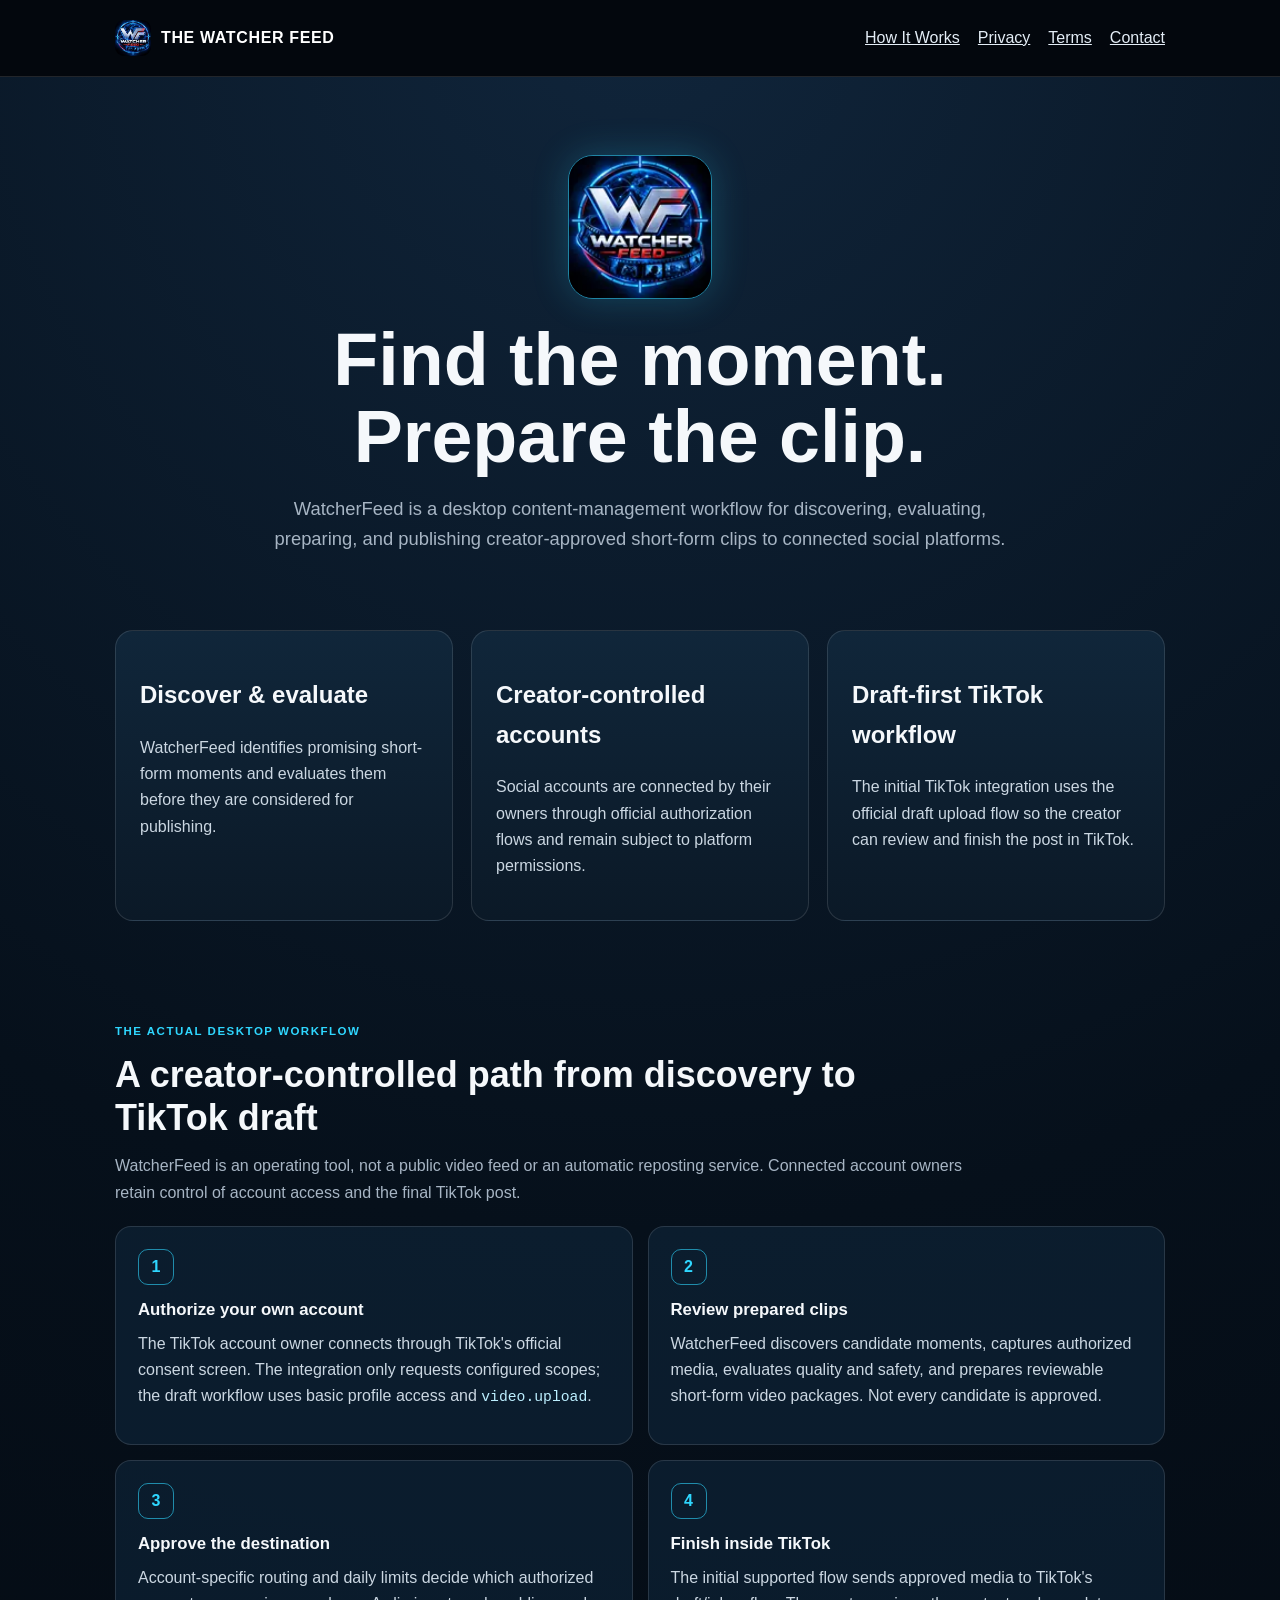
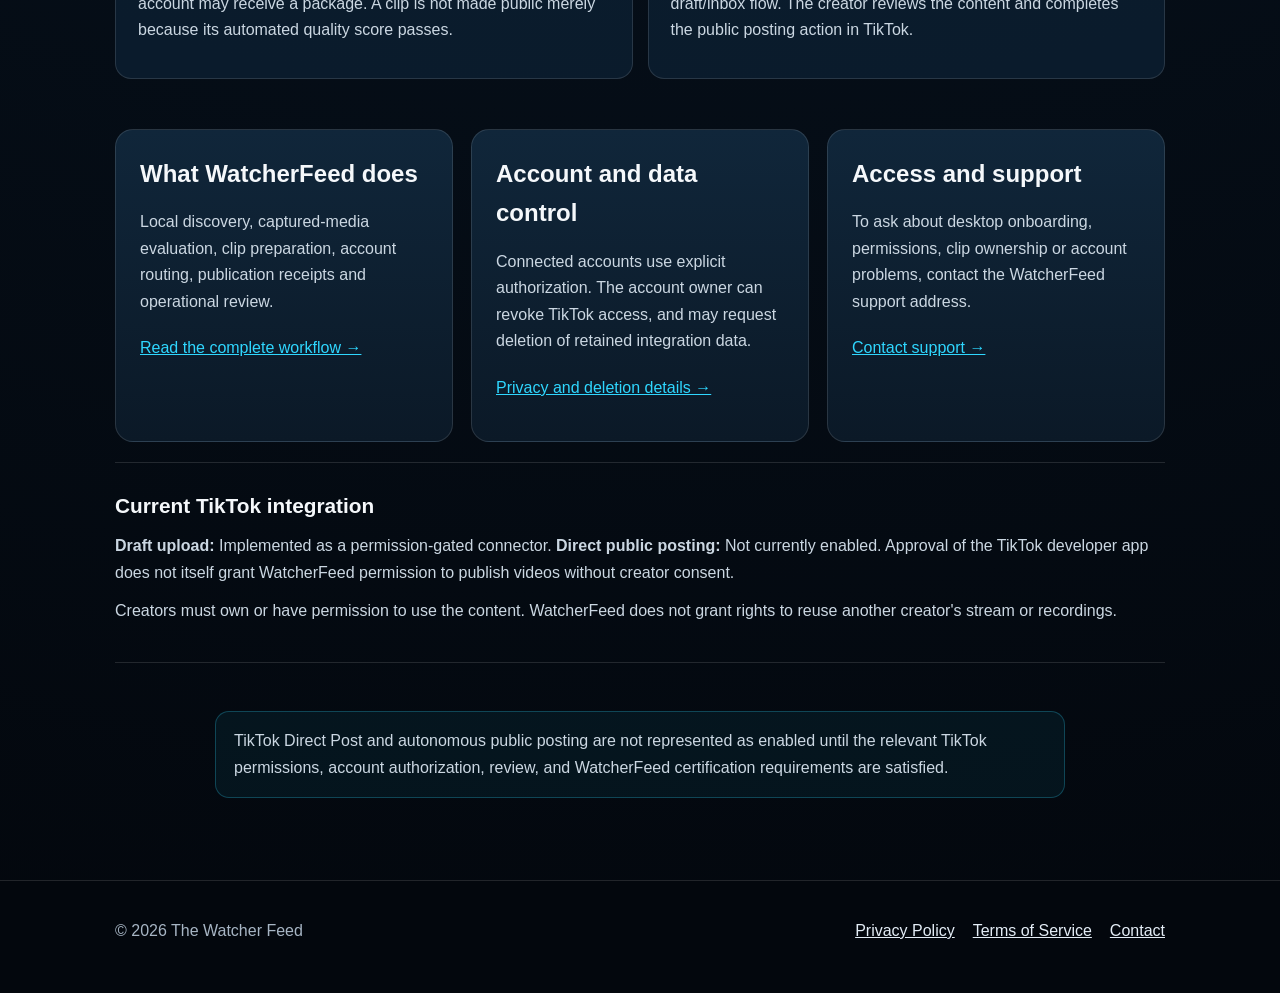
<file: index.html>
<!doctype html>
<html lang="en">
<head>
<meta charset="utf-8">
<meta name="viewport" content="width=device-width,initial-scale=1">
<link rel="icon" type="image/png" sizes="64x64" href="./assets/watcherfeed-favicon.png">
<link rel="shortcut icon" type="image/png" href="./assets/watcherfeed-favicon.png">
<title>The Watcher Feed</title>
<meta name="description" content="WatcherFeed helps creators manage, evaluate, prepare, and publish short-form creator clips through a secure desktop workflow.">
<link rel="stylesheet" href="./styles.css">
<meta property="og:title" content="The Watcher Feed">
<meta property="og:description" content="Discover, evaluate and prepare creator-authorized short-form clips. TikTok publishing starts with creator-reviewed drafts.">
<meta property="og:image" content="https://mcrdude5.github.io/watcherfeed-public-site/assets/watcherfeed-crest.webp">
<meta name="theme-color" content="#06101b">
</head>
<body>
<header><div class="wrap navrow"><a class="brand" href="./"><img class="brandicon" src="./assets/watcherfeed-crest.webp" width="36" height="36" alt="" aria-hidden="true">THE WATCHER FEED</a><nav><a href="./how-it-works/">How It Works</a><a href="./privacy/">Privacy</a><a href="./terms/">Terms</a><a href="./contact/">Contact</a></nav></div></header>
<main>
<section class="hero wrap">
<img class="mark" src="./assets/watcherfeed-crest.webp" alt="The Watcher Feed official app logo" width="144" height="144">
<h1>Find the moment.<br>Prepare the clip.</h1>
<p class="lead">WatcherFeed is a desktop content-management workflow for discovering, evaluating, preparing, and publishing creator-approved short-form clips to connected social platforms.</p>
</section>
<section class="wrap grid">
<article class="card"><h2>Discover &amp; evaluate</h2><p>WatcherFeed identifies promising short-form moments and evaluates them before they are considered for publishing.</p></article>
<article class="card"><h2>Creator-controlled accounts</h2><p>Social accounts are connected by their owners through official authorization flows and remain subject to platform permissions.</p></article>
<article class="card"><h2>Draft-first TikTok workflow</h2><p>The initial TikTok integration uses the official draft upload flow so the creator can review and finish the post in TikTok.</p></article>
</section>

<section class="wrap product-detail" aria-labelledby="workflow-title">
  <p class="eyebrow">The actual desktop workflow</p>
  <h2 id="workflow-title">A creator-controlled path from discovery to TikTok draft</h2>
  <p class="section-intro">WatcherFeed is an operating tool, not a public video feed or an automatic reposting service. Connected account owners retain control of account access and the final TikTok post.</p>
  <ol class="step-grid">
    <li><h3>Authorize your own account</h3><p>The TikTok account owner connects through TikTok's official consent screen. The integration only requests configured scopes; the draft workflow uses basic profile access and <code>video.upload</code>.</p></li>
    <li><h3>Review prepared clips</h3><p>WatcherFeed discovers candidate moments, captures authorized media, evaluates quality and safety, and prepares reviewable short-form video packages. Not every candidate is approved.</p></li>
    <li><h3>Approve the destination</h3><p>Account-specific routing and daily limits decide which authorized account may receive a package. A clip is not made public merely because its automated quality score passes.</p></li>
    <li><h3>Finish inside TikTok</h3><p>The initial supported flow sends approved media to TikTok's draft/inbox flow. The creator reviews the content and completes the public posting action in TikTok.</p></li>
  </ol>
</section>
<section class="wrap details-grid" aria-label="Product information and account controls">
  <article class="card"><h2>What WatcherFeed does</h2><p>Local discovery, captured-media evaluation, clip preparation, account routing, publication receipts and operational review.</p><p><a href="./how-it-works/">Read the complete workflow →</a></p></article>
  <article class="card"><h2>Account and data control</h2><p>Connected accounts use explicit authorization. The account owner can revoke TikTok access, and may request deletion of retained integration data.</p><p><a href="./privacy/">Privacy and deletion details →</a></p></article>
  <article class="card"><h2>Access and support</h2><p>To ask about desktop onboarding, permissions, clip ownership or account problems, contact the WatcherFeed support address.</p><p><a href="./contact/">Contact support →</a></p></article>
</section>
<section class="wrap review-info" aria-labelledby="review-info-title">
  <h2 id="review-info-title">Current TikTok integration</h2>
  <p><strong>Draft upload:</strong> Implemented as a permission-gated connector. <strong>Direct public posting:</strong> Not currently enabled. Approval of the TikTok developer app does not itself grant WatcherFeed permission to publish videos without creator consent.</p>
  <p>Creators must own or have permission to use the content. WatcherFeed does not grant rights to reuse another creator's stream or recordings.</p>
</section>
<section class="wrap legal"><p class="notice">TikTok Direct Post and autonomous public posting are not represented as enabled until the relevant TikTok permissions, account authorization, review, and WatcherFeed certification requirements are satisfied.</p></section>
</main>
<footer><div class="wrap footrow"><span>&copy; 2026 The Watcher Feed</span><span><a href="./privacy/">Privacy Policy</a><a href="./terms/">Terms of Service</a><a href="./contact/">Contact</a></span></div></footer>
</body></html>
</file>
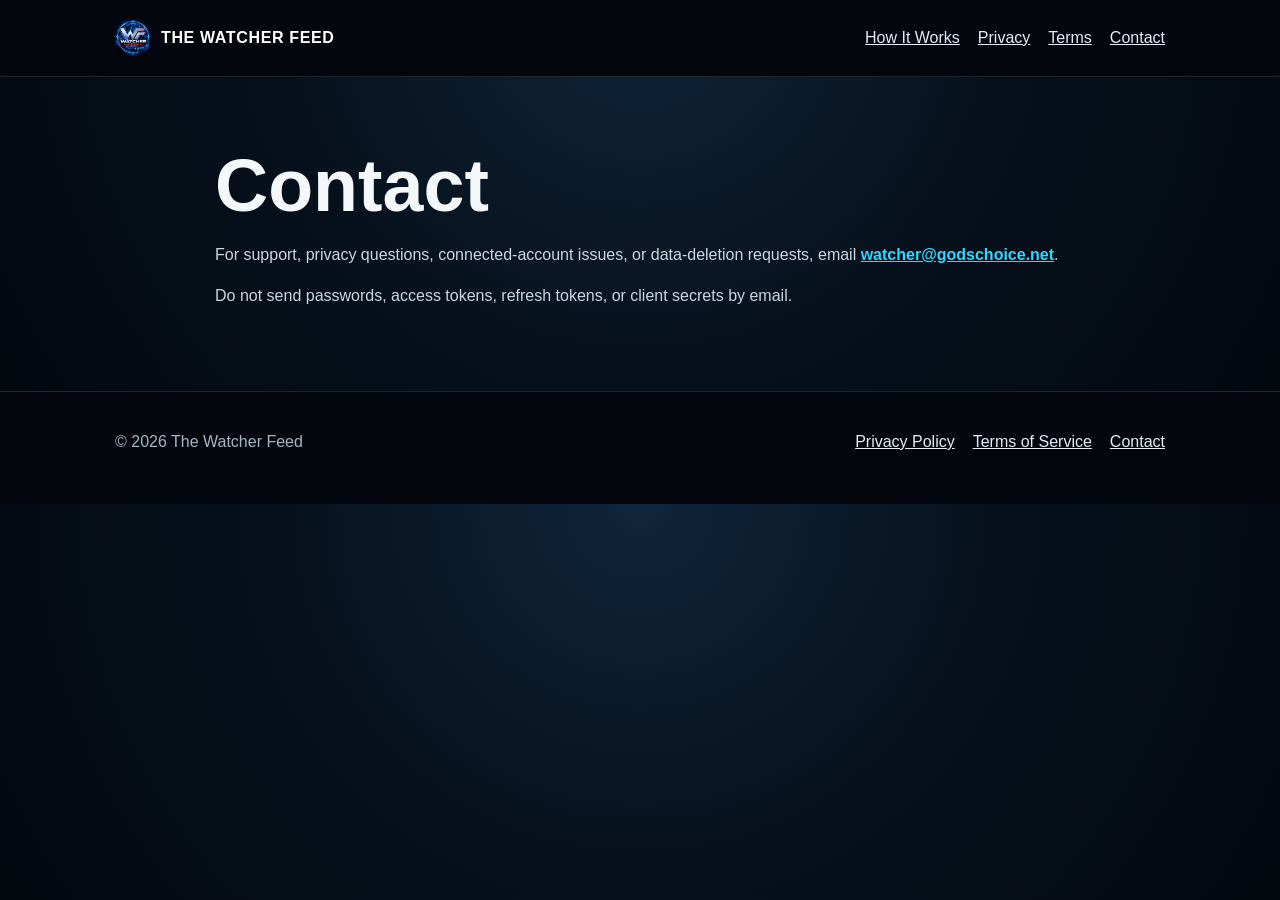
<file: contact/index.html>
<!doctype html><html lang="en"><head><meta charset="utf-8"><meta name="viewport" content="width=device-width,initial-scale=1">
<link rel="icon" type="image/png" sizes="64x64" href="../assets/watcherfeed-favicon.png">
<link rel="shortcut icon" type="image/png" href="../assets/watcherfeed-favicon.png"><title>Contact | The Watcher Feed</title><link rel="stylesheet" href="../styles.css"></head><body><header><div class="wrap navrow"><a class="brand" href="../"><img class="brandicon" src="../assets/watcherfeed-crest.webp" width="36" height="36" alt="" aria-hidden="true">THE WATCHER FEED</a><nav><a href="../how-it-works/">How It Works</a><a href="../privacy/">Privacy</a><a href="../terms/">Terms</a><a href="./">Contact</a></nav></div></header><main class="wrap legal"><h1>Contact</h1><p>For support, privacy questions, connected-account issues, or data-deletion requests, email <strong><a href="mailto:watcher@godschoice.net">watcher@godschoice.net</a></strong>.</p><p>Do not send passwords, access tokens, refresh tokens, or client secrets by email.</p></main><footer><div class="wrap footrow"><span>&copy; 2026 The Watcher Feed</span><span><a href="../privacy/">Privacy Policy</a><a href="../terms/">Terms of Service</a><a href="./">Contact</a></span></div></footer></body></html>
</file>
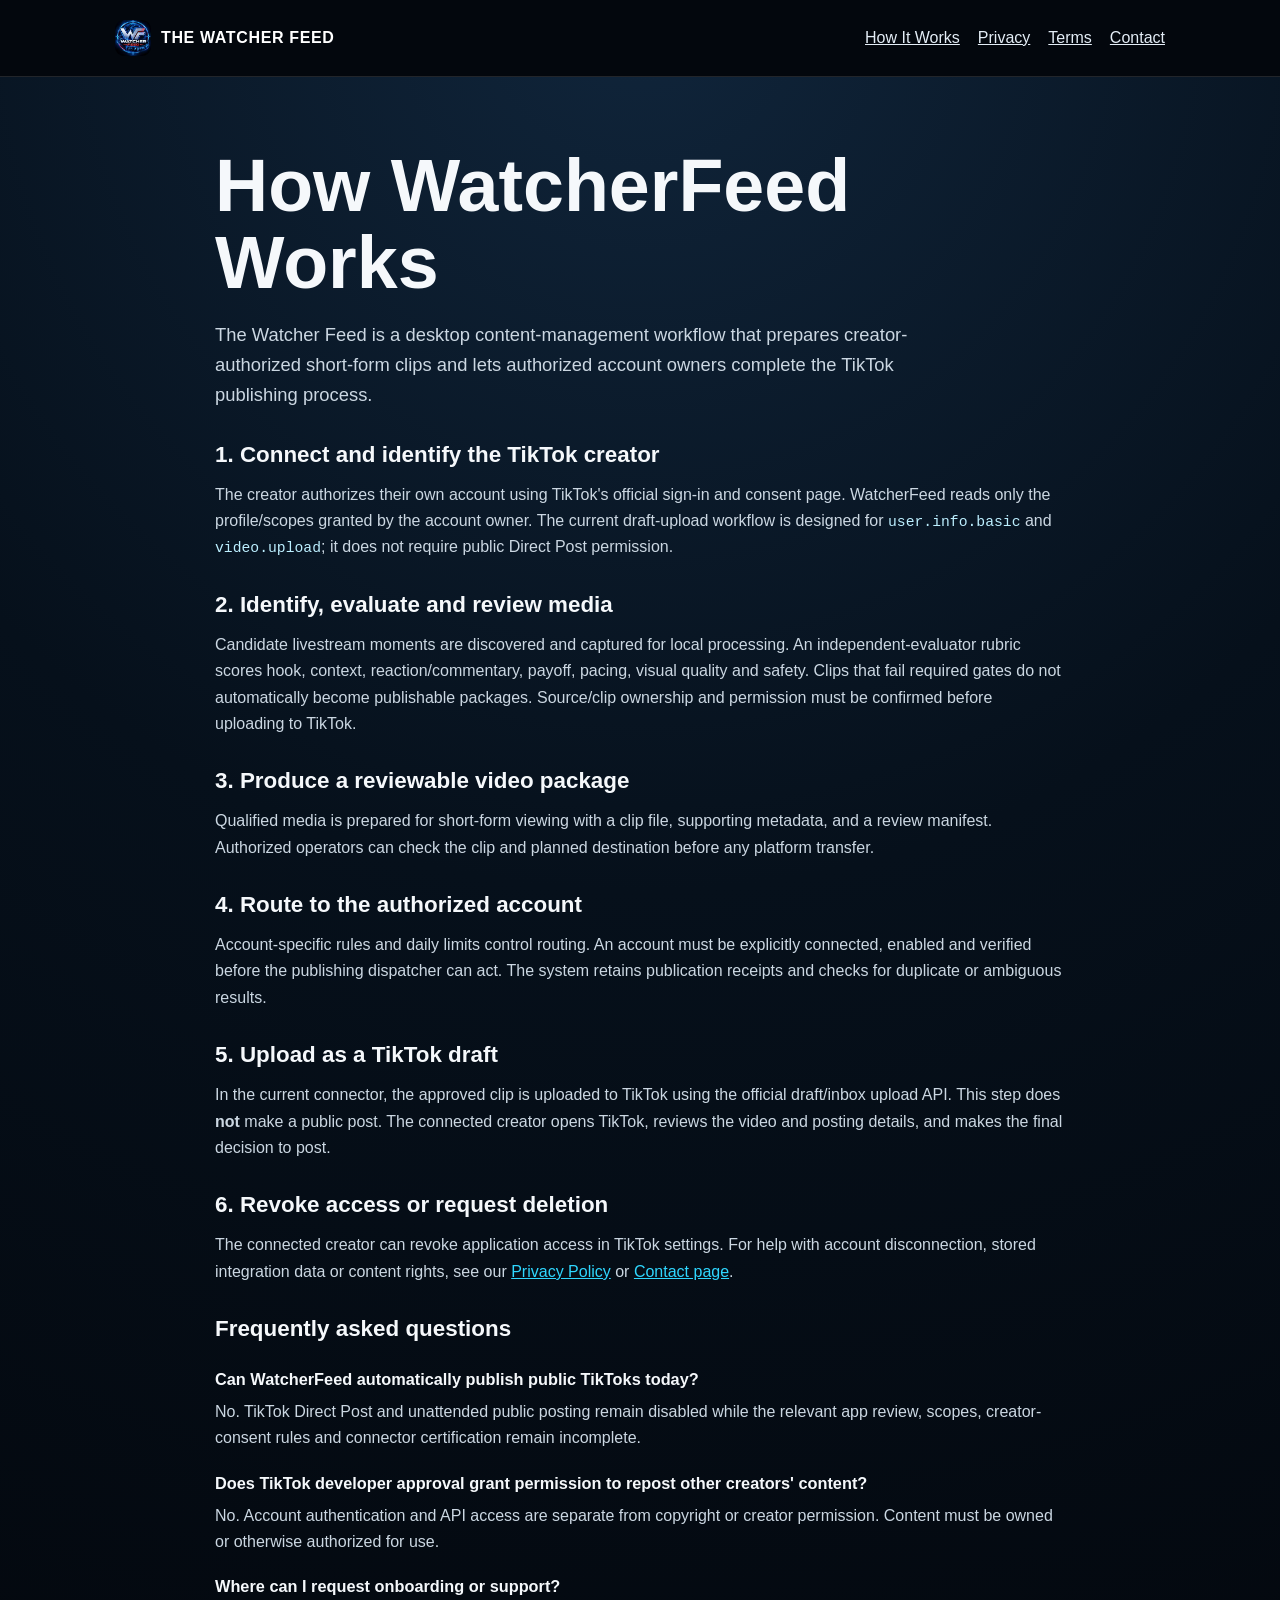
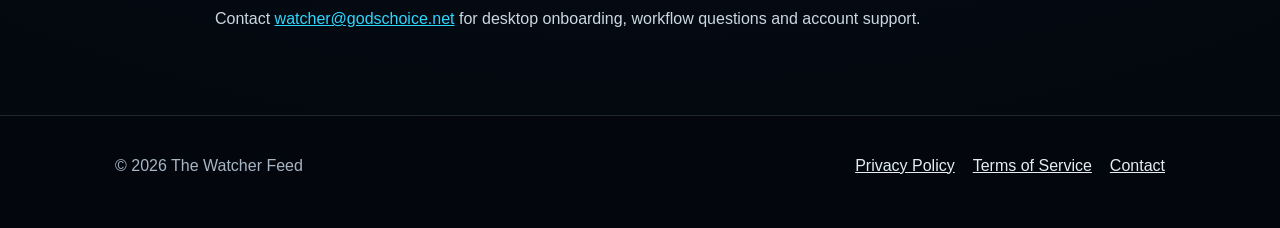
<file: how-it-works/index.html>
<!doctype html><html lang="en"><head><meta charset="utf-8"><meta name="viewport" content="width=device-width,initial-scale=1">
<link rel="icon" type="image/png" sizes="64x64" href="../assets/watcherfeed-favicon.png">
<link rel="shortcut icon" type="image/png" href="../assets/watcherfeed-favicon.png"><title>How It Works | The Watcher Feed</title><link rel="stylesheet" href="../styles.css"></head><body><header><div class="wrap navrow"><a class="brand" href="../"><img class="brandicon" src="../assets/watcherfeed-crest.webp" width="36" height="36" alt="" aria-hidden="true">THE WATCHER FEED</a><nav><a href="./">How It Works</a><a href="../privacy/">Privacy</a><a href="../terms/">Terms</a><a href="../contact/">Contact</a></nav></div></header><main class="wrap legal"><h1>How WatcherFeed Works</h1>
<p class="lead">The Watcher Feed is a desktop content-management workflow that prepares creator-authorized short-form clips and lets authorized account owners complete the TikTok publishing process.</p>
<h2>1. Connect and identify the TikTok creator</h2>
<p>The creator authorizes their own account using TikTok's official sign-in and consent page. WatcherFeed reads only the profile/scopes granted by the account owner. The current draft-upload workflow is designed for <code>user.info.basic</code> and <code>video.upload</code>; it does not require public Direct Post permission.</p>
<h2>2. Identify, evaluate and review media</h2>
<p>Candidate livestream moments are discovered and captured for local processing. An independent-evaluator rubric scores hook, context, reaction/commentary, payoff, pacing, visual quality and safety. Clips that fail required gates do not automatically become publishable packages. Source/clip ownership and permission must be confirmed before uploading to TikTok.</p>
<h2>3. Produce a reviewable video package</h2>
<p>Qualified media is prepared for short-form viewing with a clip file, supporting metadata, and a review manifest. Authorized operators can check the clip and planned destination before any platform transfer.</p>
<h2>4. Route to the authorized account</h2>
<p>Account-specific rules and daily limits control routing. An account must be explicitly connected, enabled and verified before the publishing dispatcher can act. The system retains publication receipts and checks for duplicate or ambiguous results.</p>
<h2>5. Upload as a TikTok draft</h2>
<p>In the current connector, the approved clip is uploaded to TikTok using the official draft/inbox upload API. This step does <strong>not</strong> make a public post. The connected creator opens TikTok, reviews the video and posting details, and makes the final decision to post.</p>
<h2>6. Revoke access or request deletion</h2>
<p>The connected creator can revoke application access in TikTok settings. For help with account disconnection, stored integration data or content rights, see our <a href="../privacy/">Privacy Policy</a> or <a href="../contact/">Contact page</a>.</p>
<h2>Frequently asked questions</h2>
<h3>Can WatcherFeed automatically publish public TikToks today?</h3>
<p>No. TikTok Direct Post and unattended public posting remain disabled while the relevant app review, scopes, creator-consent rules and connector certification remain incomplete.</p>
<h3>Does TikTok developer approval grant permission to repost other creators' content?</h3>
<p>No. Account authentication and API access are separate from copyright or creator permission. Content must be owned or otherwise authorized for use.</p>
<h3>Where can I request onboarding or support?</h3>
<p>Contact <a href="mailto:watcher@godschoice.net">watcher@godschoice.net</a> for desktop onboarding, workflow questions and account support.</p>
</main><footer><div class="wrap footrow"><span>&copy; 2026 The Watcher Feed</span><span><a href="../privacy/">Privacy Policy</a><a href="../terms/">Terms of Service</a><a href="../contact/">Contact</a></span></div></footer></body></html>
</file>
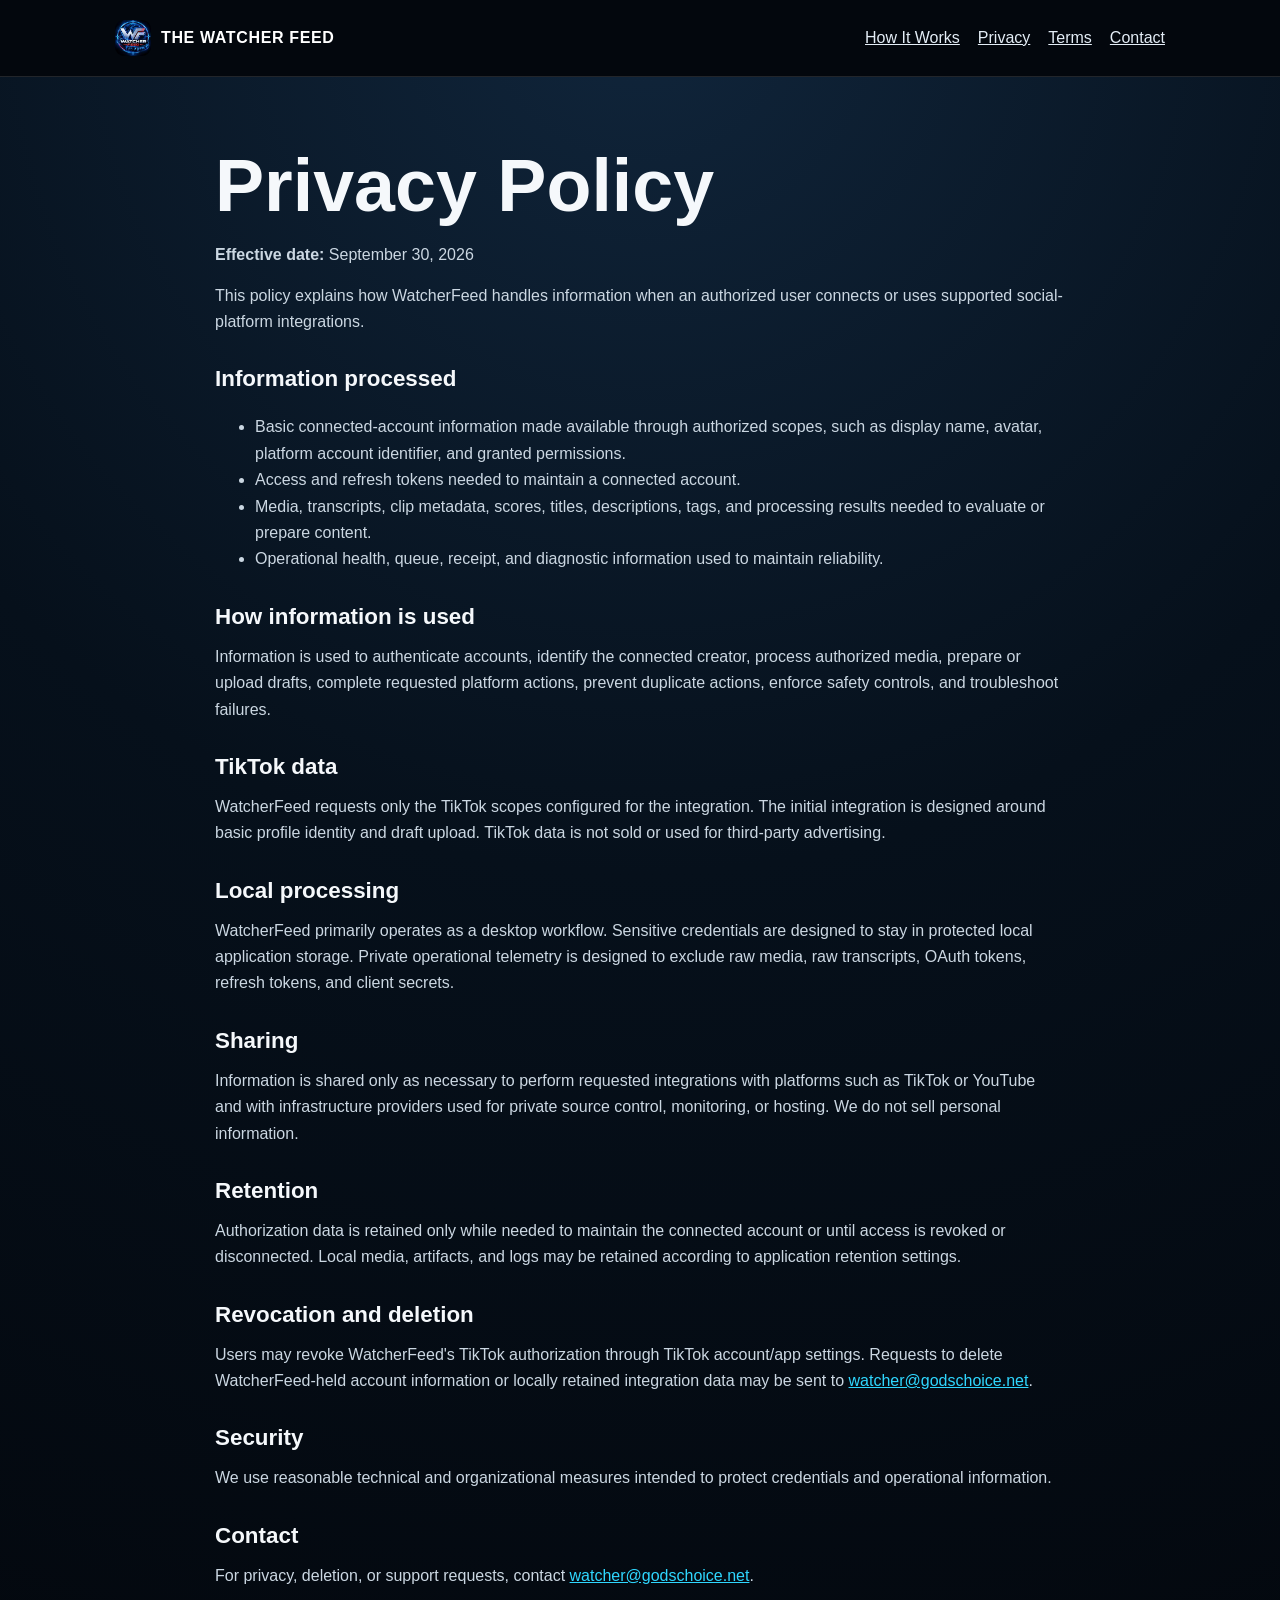
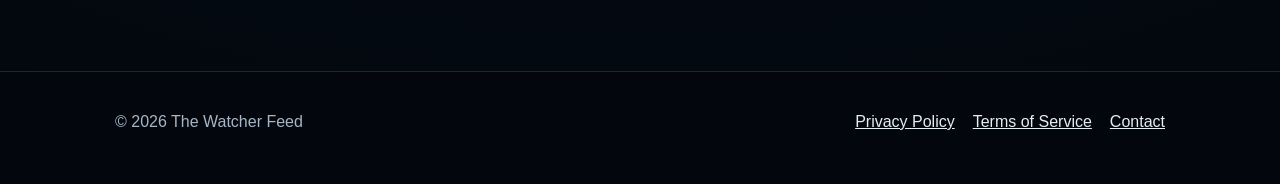
<file: privacy/index.html>
<!doctype html><html lang="en"><head><meta charset="utf-8"><meta name="viewport" content="width=device-width,initial-scale=1">
<link rel="icon" type="image/png" sizes="64x64" href="../assets/watcherfeed-favicon.png">
<link rel="shortcut icon" type="image/png" href="../assets/watcherfeed-favicon.png"><title>Privacy Policy | The Watcher Feed</title><link rel="stylesheet" href="../styles.css"></head><body><header><div class="wrap navrow"><a class="brand" href="../"><img class="brandicon" src="../assets/watcherfeed-crest.webp" width="36" height="36" alt="" aria-hidden="true">THE WATCHER FEED</a><nav><a href="../how-it-works/">How It Works</a><a href="./">Privacy</a><a href="../terms/">Terms</a><a href="../contact/">Contact</a></nav></div></header><main class="wrap legal"><h1>Privacy Policy</h1><p><strong>Effective date:</strong> September 30, 2026</p><p>This policy explains how WatcherFeed handles information when an authorized user connects or uses supported social-platform integrations.</p><h2>Information processed</h2><ul><li>Basic connected-account information made available through authorized scopes, such as display name, avatar, platform account identifier, and granted permissions.</li><li>Access and refresh tokens needed to maintain a connected account.</li><li>Media, transcripts, clip metadata, scores, titles, descriptions, tags, and processing results needed to evaluate or prepare content.</li><li>Operational health, queue, receipt, and diagnostic information used to maintain reliability.</li></ul><h2>How information is used</h2><p>Information is used to authenticate accounts, identify the connected creator, process authorized media, prepare or upload drafts, complete requested platform actions, prevent duplicate actions, enforce safety controls, and troubleshoot failures.</p><h2>TikTok data</h2><p>WatcherFeed requests only the TikTok scopes configured for the integration. The initial integration is designed around basic profile identity and draft upload. TikTok data is not sold or used for third-party advertising.</p><h2>Local processing</h2><p>WatcherFeed primarily operates as a desktop workflow. Sensitive credentials are designed to stay in protected local application storage. Private operational telemetry is designed to exclude raw media, raw transcripts, OAuth tokens, refresh tokens, and client secrets.</p><h2>Sharing</h2><p>Information is shared only as necessary to perform requested integrations with platforms such as TikTok or YouTube and with infrastructure providers used for private source control, monitoring, or hosting. We do not sell personal information.</p><h2>Retention</h2><p>Authorization data is retained only while needed to maintain the connected account or until access is revoked or disconnected. Local media, artifacts, and logs may be retained according to application retention settings.</p><h2>Revocation and deletion</h2><p>Users may revoke WatcherFeed's TikTok authorization through TikTok account/app settings. Requests to delete WatcherFeed-held account information or locally retained integration data may be sent to <a href="mailto:watcher@godschoice.net">watcher@godschoice.net</a>.</p><h2>Security</h2><p>We use reasonable technical and organizational measures intended to protect credentials and operational information.</p><h2>Contact</h2><p>For privacy, deletion, or support requests, contact <a href="mailto:watcher@godschoice.net">watcher@godschoice.net</a>.</p></main><footer><div class="wrap footrow"><span>&copy; 2026 The Watcher Feed</span><span><a href="./">Privacy Policy</a><a href="../terms/">Terms of Service</a><a href="../contact/">Contact</a></span></div></footer></body></html>
</file>
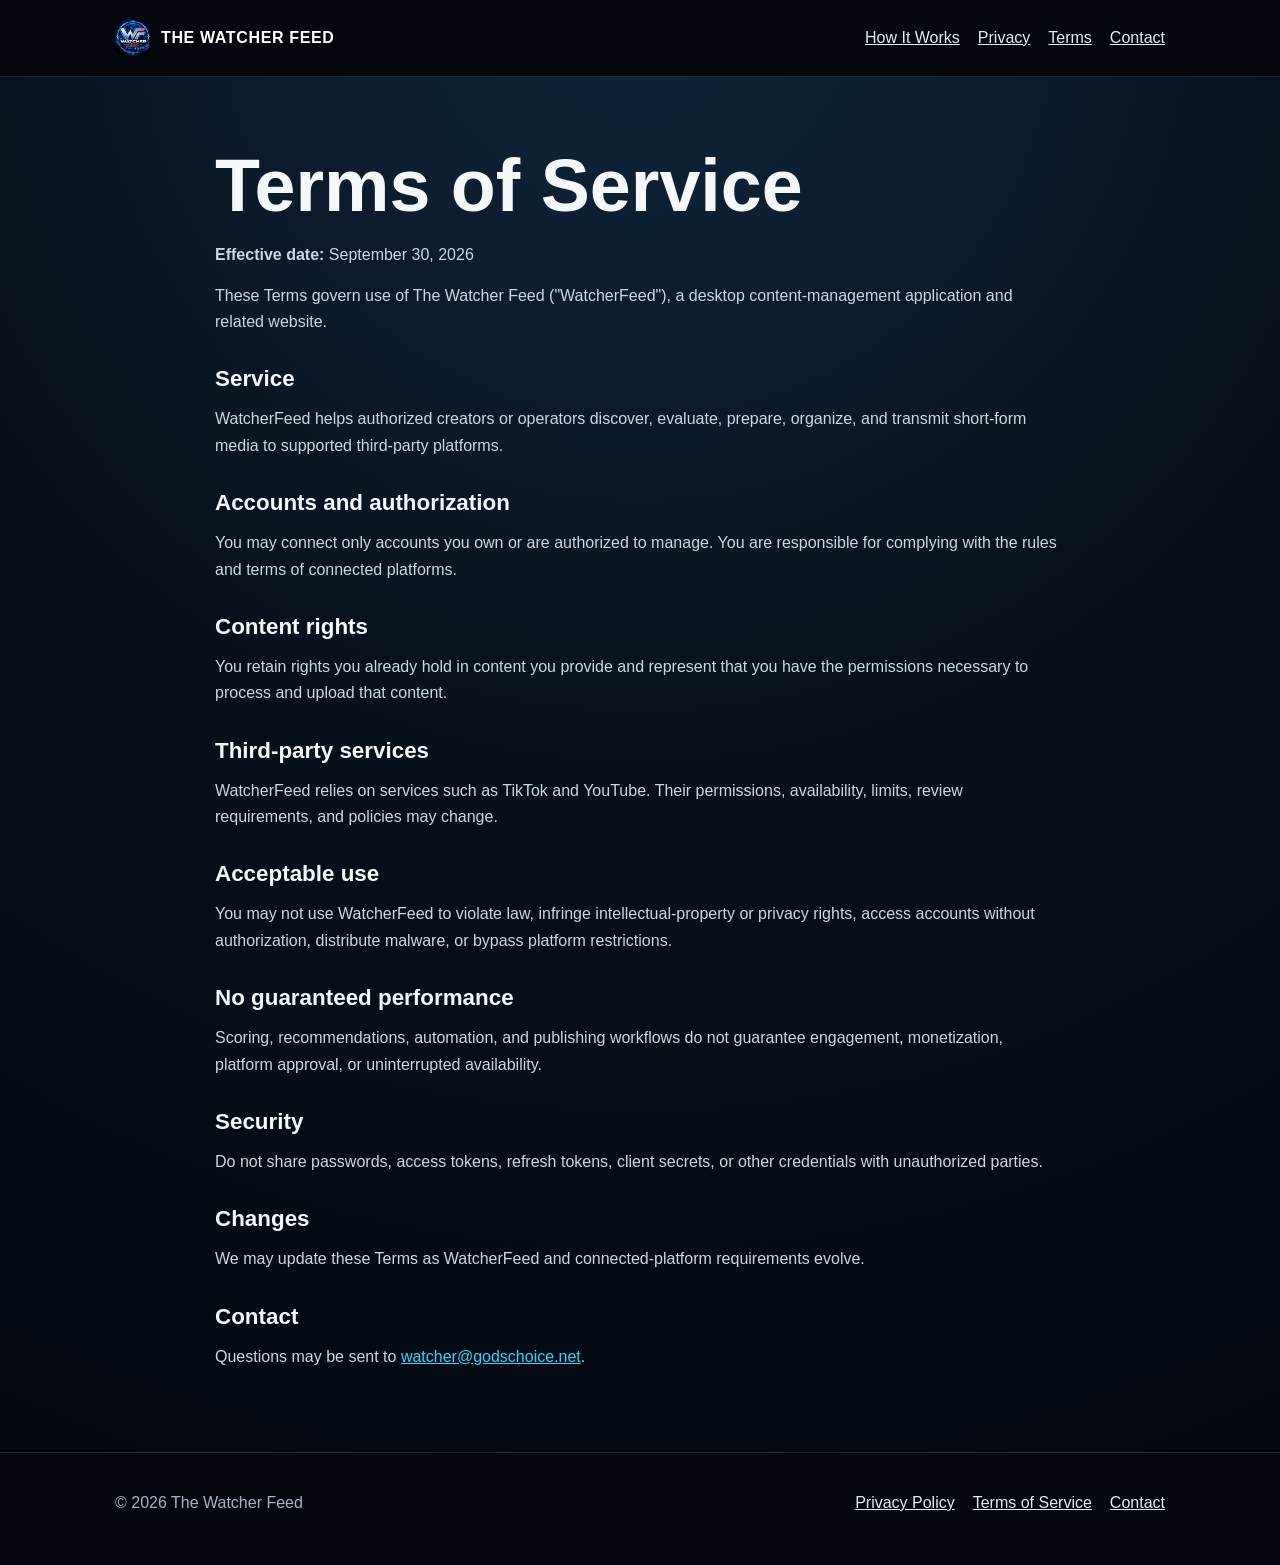
<file: terms/index.html>
<!doctype html><html lang="en"><head><meta charset="utf-8"><meta name="viewport" content="width=device-width,initial-scale=1">
<link rel="icon" type="image/png" sizes="64x64" href="../assets/watcherfeed-favicon.png">
<link rel="shortcut icon" type="image/png" href="../assets/watcherfeed-favicon.png"><title>Terms of Service | The Watcher Feed</title><link rel="stylesheet" href="../styles.css"></head><body><header><div class="wrap navrow"><a class="brand" href="../"><img class="brandicon" src="../assets/watcherfeed-crest.webp" width="36" height="36" alt="" aria-hidden="true">THE WATCHER FEED</a><nav><a href="../how-it-works/">How It Works</a><a href="../privacy/">Privacy</a><a href="./">Terms</a><a href="../contact/">Contact</a></nav></div></header><main class="wrap legal"><h1>Terms of Service</h1><p><strong>Effective date:</strong> September 30, 2026</p><p>These Terms govern use of The Watcher Feed ("WatcherFeed"), a desktop content-management application and related website.</p><h2>Service</h2><p>WatcherFeed helps authorized creators or operators discover, evaluate, prepare, organize, and transmit short-form media to supported third-party platforms.</p><h2>Accounts and authorization</h2><p>You may connect only accounts you own or are authorized to manage. You are responsible for complying with the rules and terms of connected platforms.</p><h2>Content rights</h2><p>You retain rights you already hold in content you provide and represent that you have the permissions necessary to process and upload that content.</p><h2>Third-party services</h2><p>WatcherFeed relies on services such as TikTok and YouTube. Their permissions, availability, limits, review requirements, and policies may change.</p><h2>Acceptable use</h2><p>You may not use WatcherFeed to violate law, infringe intellectual-property or privacy rights, access accounts without authorization, distribute malware, or bypass platform restrictions.</p><h2>No guaranteed performance</h2><p>Scoring, recommendations, automation, and publishing workflows do not guarantee engagement, monetization, platform approval, or uninterrupted availability.</p><h2>Security</h2><p>Do not share passwords, access tokens, refresh tokens, client secrets, or other credentials with unauthorized parties.</p><h2>Changes</h2><p>We may update these Terms as WatcherFeed and connected-platform requirements evolve.</p><h2>Contact</h2><p>Questions may be sent to <a href="mailto:watcher@godschoice.net">watcher@godschoice.net</a>.</p></main><footer><div class="wrap footrow"><span>&copy; 2026 The Watcher Feed</span><span><a href="../privacy/">Privacy Policy</a><a href="./">Terms of Service</a><a href="../contact/">Contact</a></span></div></footer></body></html>
</file>
<file: styles.css>
:root{color-scheme:dark;--bg:#06101b;--panel:#10263a;--text:#f5f8fb;--muted:#a7b5c4;--cyan:#2fd7ff;--line:rgba(255,255,255,.12)}*{box-sizing:border-box}body{margin:0;background:radial-gradient(circle at top,#10253b 0%,var(--bg) 46%,#03070d 100%);color:var(--text);font:16px/1.65 Arial,sans-serif}a{color:var(--cyan)}.wrap{width:min(1050px,calc(100% - 36px));margin:0 auto}header{background:#03070d;border-bottom:1px solid var(--line)}.navrow,.footrow{display:flex;justify-content:space-between;align-items:center;gap:20px;min-height:76px;flex-wrap:wrap}.brand{display:inline-flex;align-items:center;gap:10px;font-weight:800;letter-spacing:.04em;color:#fff;text-decoration:none}.brandicon{width:36px;height:36px;border-radius:9px;object-fit:cover;display:block;flex:0 0 auto}nav a,.footrow a{color:#e4edf6;margin-left:18px}.hero{text-align:center;padding:78px 0 48px}.mark{display:block;width:144px;height:144px;border-radius:25px;margin:0 auto;object-fit:cover;border:1px solid rgba(47,215,255,.55);box-shadow:0 0 36px rgba(47,215,255,.22)}h1{font-size:clamp(2.3rem,6vw,4.6rem);line-height:1.05;margin:22px 0 18px}.lead{max-width:760px;margin:auto;color:var(--muted);font-size:1.15rem}.grid{display:grid;grid-template-columns:repeat(3,1fr);gap:18px;margin:28px auto 58px}.card{background:linear-gradient(180deg,#10263a,#0b1927);border:1px solid var(--line);border-radius:18px;padding:24px}.card p,.legal p,.legal li{color:#cbd7e2}.legal{max-width:850px;padding:48px 0 68px}.notice{border:1px solid rgba(47,215,255,.25);background:rgba(47,215,255,.06);padding:16px 18px;border-radius:14px}footer{border-top:1px solid var(--line);background:#03070d;color:var(--muted);padding:12px 0 24px}@media(max-width:760px){.grid{grid-template-columns:1fr}.navrow{padding:14px 0;gap:10px}nav{display:flex;flex-wrap:wrap;gap:12px;width:100%}nav a{margin-left:0;font-size:.91rem}.mark{width:128px;height:128px}.footrow{align-items:flex-start}.footrow a{margin:0 14px 0 0}}
/* Review-visible product documentation, not an unsupported public-posting claim */
.product-detail{padding:32px 0 16px}
.product-detail h2{font-size:clamp(1.6rem,3.7vw,2.25rem);line-height:1.2;max-width:790px;margin:7px 0 14px}
.eyebrow{text-transform:uppercase;letter-spacing:.13em;font-size:.72rem;font-weight:800;color:var(--cyan)}
.section-intro{color:var(--muted);max-width:850px;margin:0 0 20px}
.step-grid{list-style:none;counter-reset:workflow;display:grid;grid-template-columns:repeat(2,minmax(0,1fr));gap:15px;margin:0;padding:0}
.step-grid li{counter-increment:workflow;padding:22px;border:1px solid var(--line);border-radius:16px;background:rgba(16,38,58,.62)}
.step-grid li::before{content:counter(workflow);display:grid;place-items:center;width:34px;height:34px;border:1px solid rgba(47,215,255,.6);border-radius:10px;margin-bottom:11px;color:var(--cyan);font-weight:800}
.step-grid h3{font-size:1.05rem;margin:0 0 7px}
.step-grid p,.review-info p{color:#cbd7e2;margin:0 0 12px}
.details-grid{display:grid;grid-template-columns:repeat(3,minmax(0,1fr));gap:18px;margin:34px auto 20px}
.details-grid .card{height:100%}
.details-grid .card h2{margin:0 0 10px}
.details-grid .card p:last-child{margin-top:20px}
.review-info{padding:26px 0;border-top:1px solid var(--line);border-bottom:1px solid var(--line)}
.review-info h2{font-size:1.3rem;margin:0 0 10px}
code{font-size:.92em;color:#bcefff;overflow-wrap:anywhere}
.legal h3{font-size:1.02rem;margin:18px 0 6px}.legal h2{font-size:1.4rem;margin:26px 0 8px}.legal p{margin:0 0 14px}
@media(max-width:760px){.step-grid,.details-grid{grid-template-columns:1fr}}
</file>
